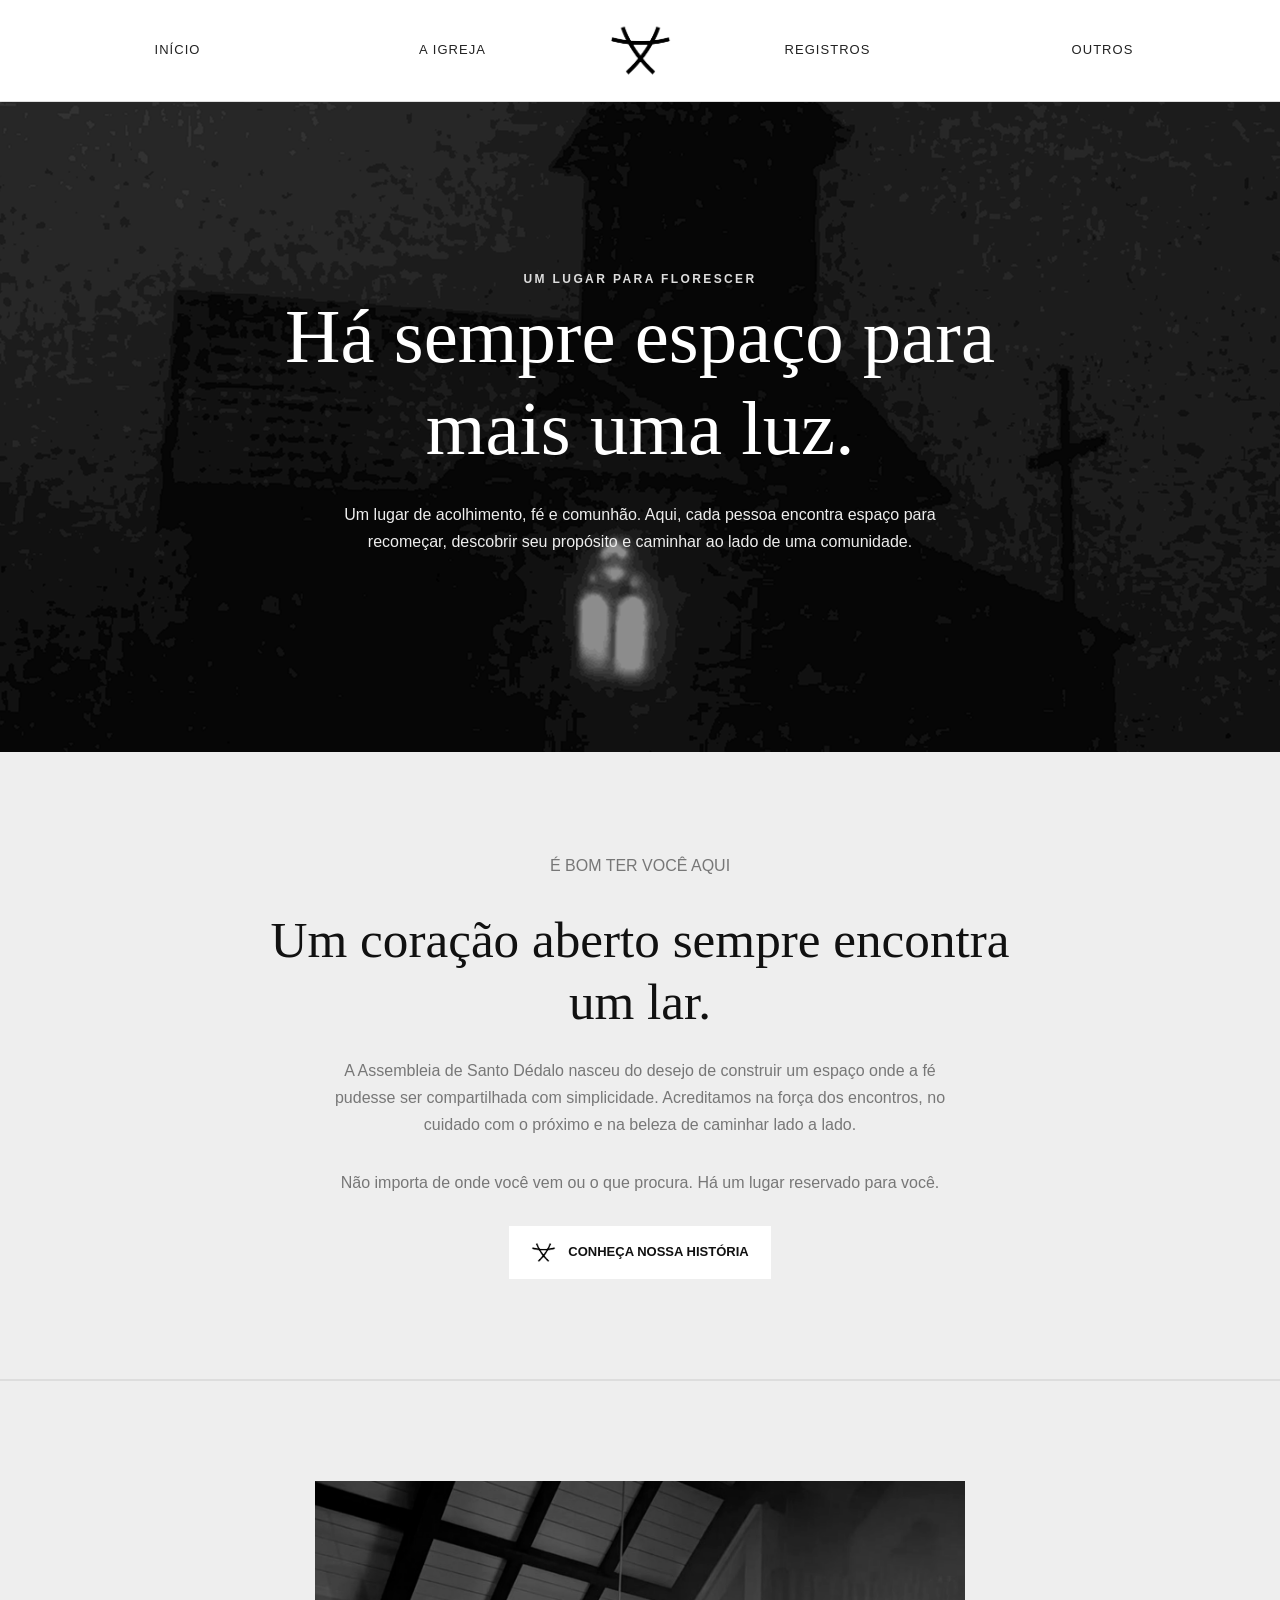
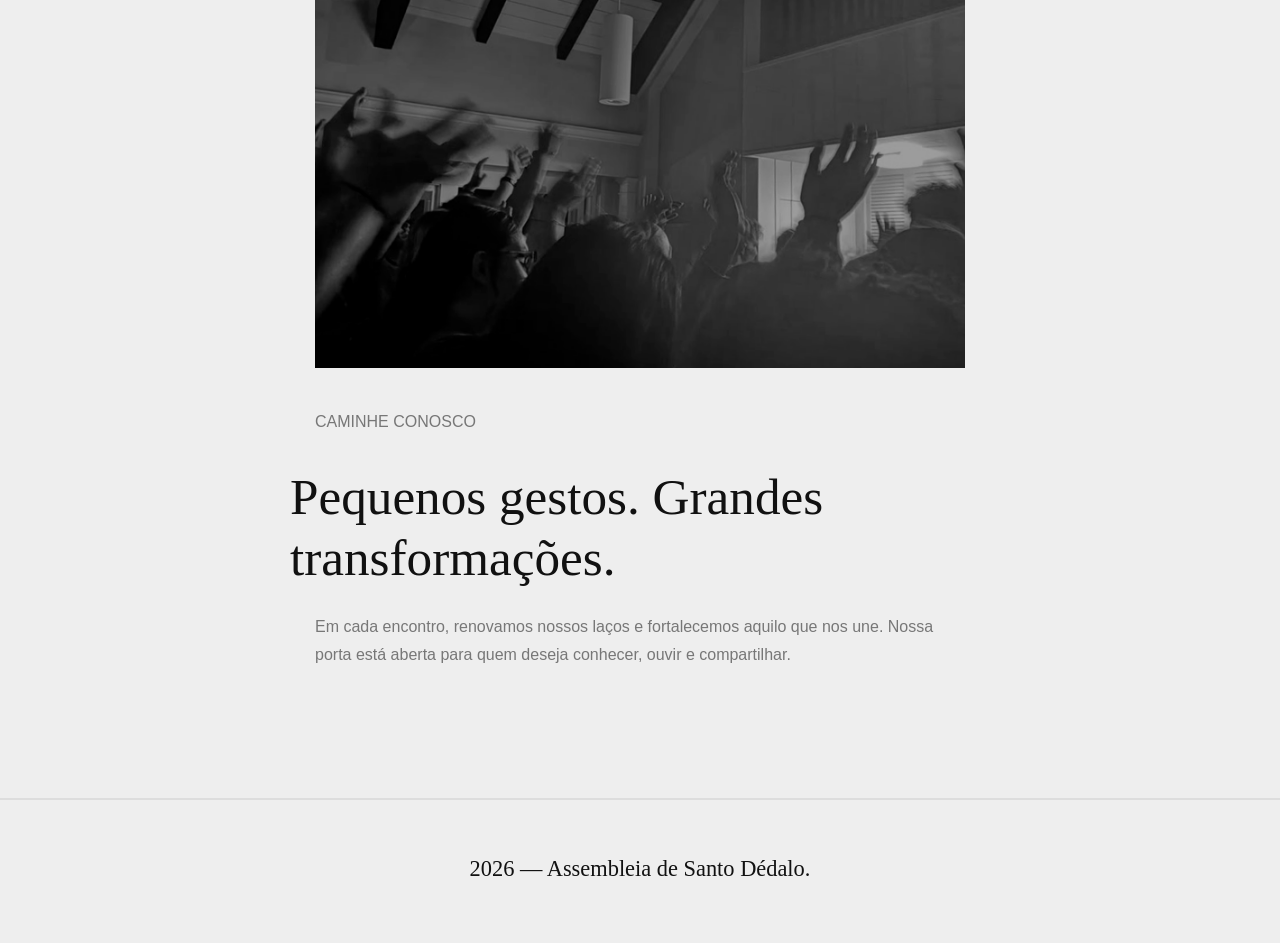
<file: index.html>
<!DOCTYPE html>
<html lang="pt-BR">

<head>
    <meta charset="UTF-8">
    <meta name="viewport" content="width=device-width, initial-scale=1.0">
    <meta name="description" content="Assembleia de Santo Dédalo. Um lugar de fé, amor e renovação.">
    <title>Assembleia de Santo Dédalo</title>
    <link rel="stylesheet" href="./style.css">
    <link rel="stylesheet" href="css/header.css">
</head>

<body>
    <div id="site-header"></div>
    <script src="js/header.js"></script>

    <main>

        <!-- APRESENTAÇÃO PRINCIPAL -->
        <section id="inicio">
            <div class="hero-image">
                <img src="./assets/foto-da-igreja.png" alt="Fotografia da igreja">
            </div>

            <div class="hero-content">
                <span class="kicker">UM LUGAR PARA FLORESCER</span>

                <h1>Há sempre espaço para mais uma luz.</h1>

                <p>
                    Um lugar de acolhimento, fé e comunhão.
                    Aqui, cada pessoa encontra espaço para recomeçar,
                    descobrir seu propósito e caminhar ao lado de uma comunidade.
                </p>
            </div>
        </section>


        <!-- BOAS-VINDAS -->
        <section id="boas-vindas">

            <p>É BOM TER VOCÊ AQUI</p>

            <h2>
                Um coração aberto sempre encontra um lar.
            </h2>

            <p>
                A Assembleia de Santo Dédalo nasceu do desejo
                de construir um espaço onde a fé pudesse ser
                compartilhada com simplicidade.

                Acreditamos na força dos encontros, no cuidado
                com o próximo e na beleza de caminhar lado a lado.
            </p>

            <p>
                Não importa de onde você vem ou o que procura.
                Há um lugar reservado para você.
            </p>

            <a href="historia.html" class="botao-historia">
                <img src="./assets/simbolo-igreja.png" alt="">
                <span>Conheça nossa história</span>
            </a>

        </section>


        <!-- APRESENTAÇÃO DA COMUNIDADE -->
        <section id="comunidade">

            <!-- Espaço reservado para fotografia -->
            <div id="imagem-comunidade">
                <img src="./assets/foto-comunidade.png" alt="Fotografia da comunidade">
            </div>

            <p>CAMINHE CONOSCO</p>

            <h2>
                Pequenos gestos.
                Grandes transformações.
            </h2>

            <p>
                Em cada encontro, renovamos nossos laços e
                fortalecemos aquilo que nos une.

                Nossa porta está aberta para quem deseja
                conhecer, ouvir e compartilhar.
            </p>

        </section>


    <!-- RODAPÉ -->
    <footer>
        <p>
            2026 — Assembleia de Santo Dédalo.
        </p>

    </footer>

</body>

</html>
</file>
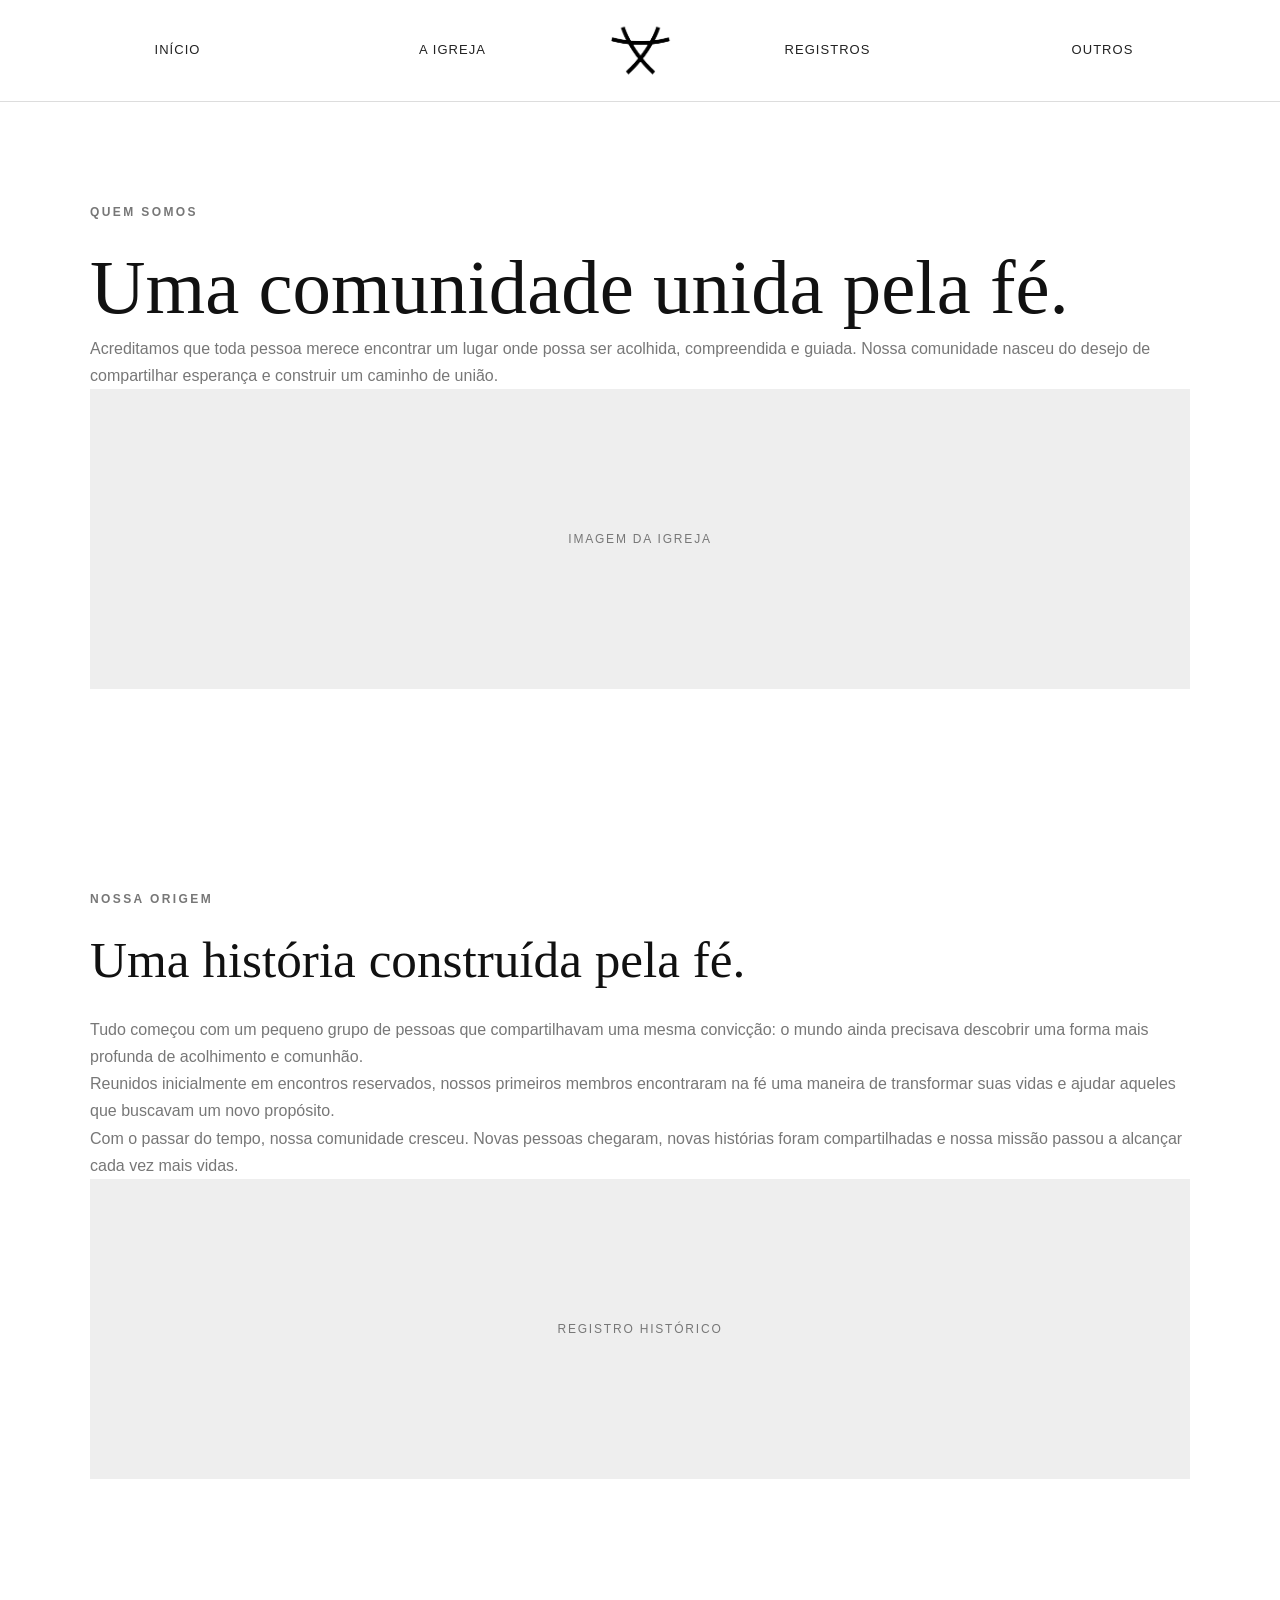
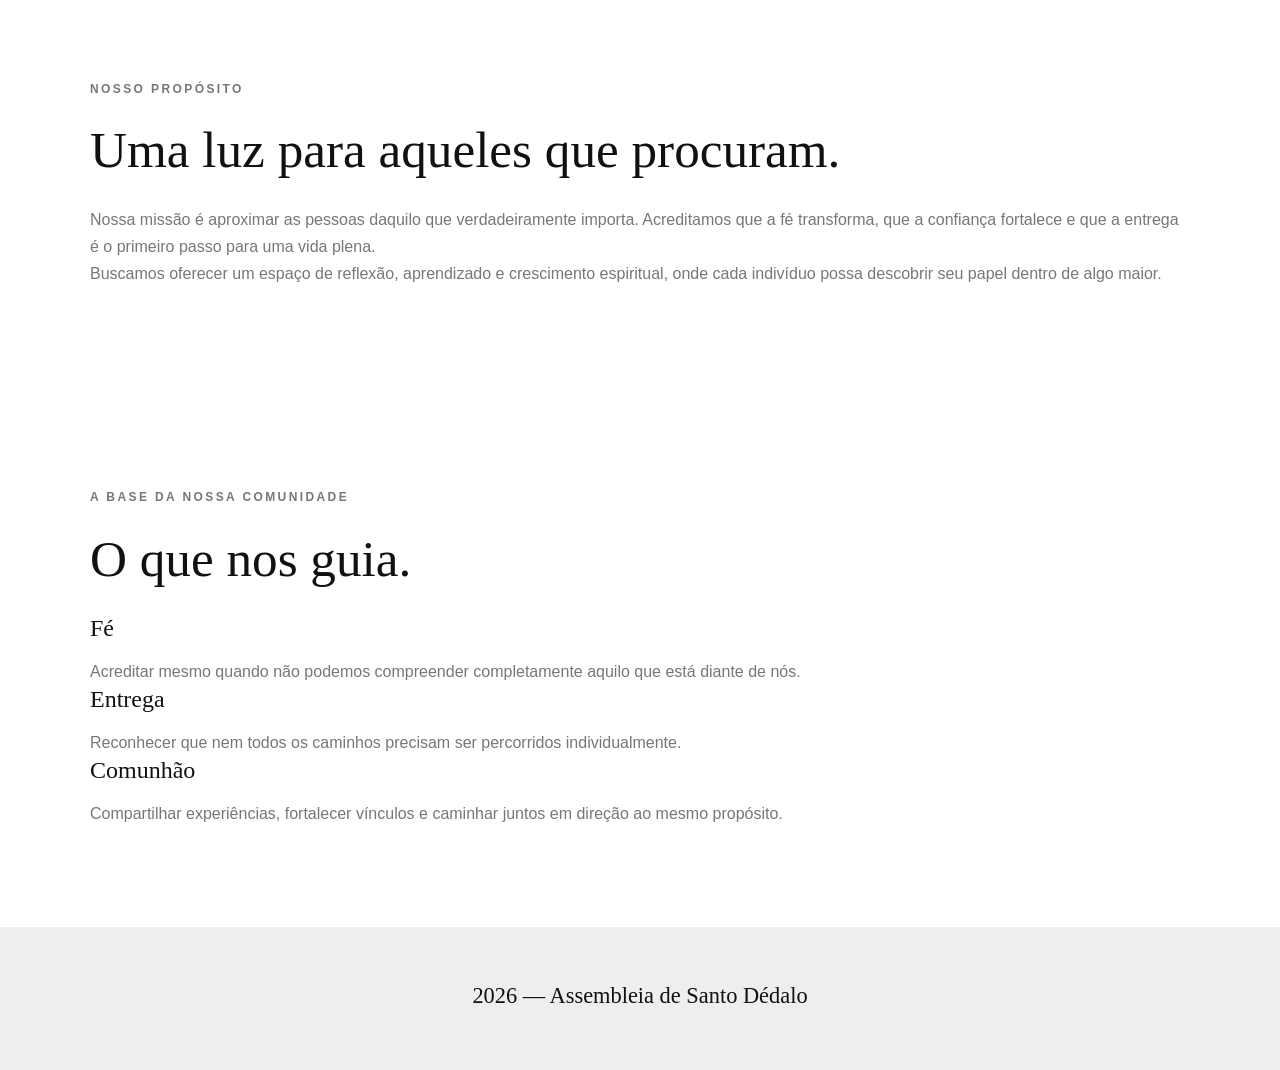
<file: historia.html>
<!DOCTYPE html>
<html lang="pt-BR">

<head>
    <meta charset="UTF-8">
    <meta name="viewport" content="width=device-width, initial-scale=1.0">
    <meta name="description"
        content="Conheça nossa história, nossa missão e os princípios que orientam nossa comunidade.">

    <title>A Igreja | Assembleia de Santo Dédalo</title>

    <link rel="stylesheet" href="style.css">
    <link rel="stylesheet" href="css/header.css">
</head>

<body>

    <div id="site-header"></div>

    <main>

        <!-- APRESENTAÇÃO -->
        <section id="apresentacao">
            <p class="kicker">QUEM SOMOS</p>

            <h1>Uma comunidade unida pela fé.</h1>

            <p>
                Acreditamos que toda pessoa merece encontrar um lugar
                onde possa ser acolhida, compreendida e guiada.
                Nossa comunidade nasceu do desejo de compartilhar
                esperança e construir um caminho de união.
            </p>

            <div class="image-placeholder" id="imagem-apresentacao">
                IMAGEM DA IGREJA
            </div>
        </section>


        <!-- NOSSA HISTÓRIA -->
        <section id="nossa-historia">

            <p class="kicker">NOSSA ORIGEM</p>

            <h2>Uma história construída pela fé.</h2>

            <p>
                Tudo começou com um pequeno grupo de pessoas que
                compartilhavam uma mesma convicção: o mundo ainda
                precisava descobrir uma forma mais profunda de
                acolhimento e comunhão.
            </p>

            <p>
                Reunidos inicialmente em encontros reservados,
                nossos primeiros membros encontraram na fé uma
                maneira de transformar suas vidas e ajudar aqueles
                que buscavam um novo propósito.
            </p>

            <p>
                Com o passar do tempo, nossa comunidade cresceu.
                Novas pessoas chegaram, novas histórias foram
                compartilhadas e nossa missão passou a alcançar
                cada vez mais vidas.
            </p>

            <div class="image-placeholder" id="imagem-historia">
                REGISTRO HISTÓRICO
            </div>

        </section>


        <!-- NOSSA MISSÃO -->
        <section id="missao">

            <p class="kicker">NOSSO PROPÓSITO</p>

            <h2>Uma luz para aqueles que procuram.</h2>

            <p>
                Nossa missão é aproximar as pessoas daquilo que
                verdadeiramente importa. Acreditamos que a fé
                transforma, que a confiança fortalece e que a
                entrega é o primeiro passo para uma vida plena.
            </p>

            <p>
                Buscamos oferecer um espaço de reflexão,
                aprendizado e crescimento espiritual, onde cada
                indivíduo possa descobrir seu papel dentro de
                algo maior.
            </p>

        </section>


        <!-- PRINCÍPIOS -->
        <section id="principios">

            <p class="kicker">A BASE DA NOSSA COMUNIDADE</p>

            <h2>O que nos guia.</h2>

            <article>
                <h3>Fé</h3>

                <p>
                    Acreditar mesmo quando não podemos compreender
                    completamente aquilo que está diante de nós.
                </p>
            </article>

            <article>
                <h3>Entrega</h3>

                <p>
                    Reconhecer que nem todos os caminhos precisam
                    ser percorridos individualmente.
                </p>
            </article>

            <article>
                <h3>Comunhão</h3>

                <p>
                    Compartilhar experiências, fortalecer vínculos
                    e caminhar juntos em direção ao mesmo propósito.
                </p>
            </article>

        </section>

    </main>


    <footer>
        <p>2026 — Assembleia de Santo Dédalo</p>
    </footer>


    <script src="js/header.js"></script>

</body>

</html>
</file>
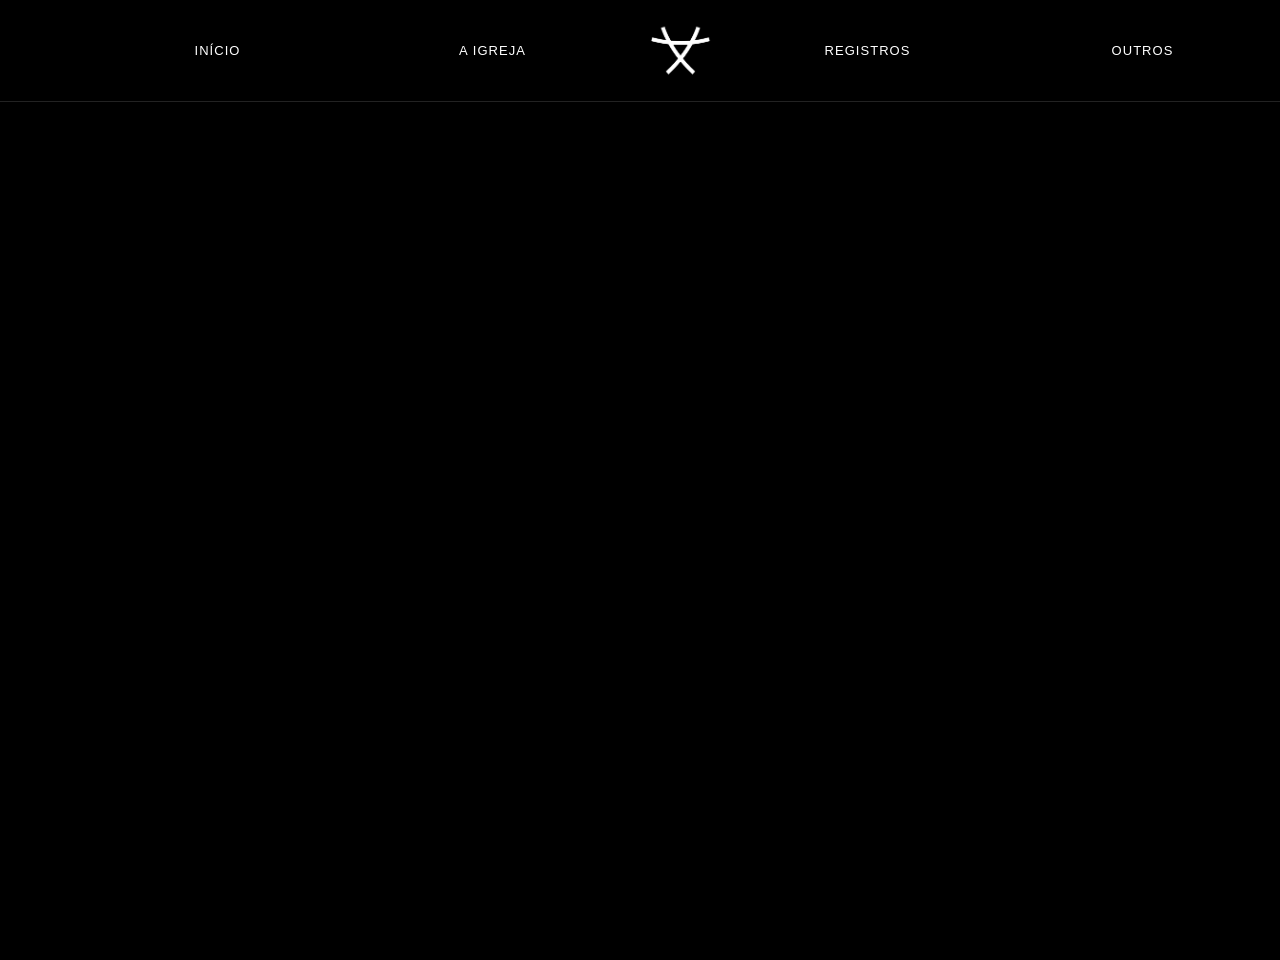
<file: outros.html>
<!DOCTYPE html>
<html lang="pt-BR">

<head>
    <meta charset="UTF-8">
    <meta name="viewport" content="width=device-width, initial-scale=1.0">

    <title>👁️</title>

    <link rel="stylesheet" href="css/header.css">
    <link rel="stylesheet" href="css/outros.css">
</head>

<body>

    <div id="site-header"></div>
    <script src="js/header.js"></script>

    <main class="pagina-outros">

        <div class="video-container">
            <video id="video-outros" autoplay loop playsinline>
                <source src="./assets/videos/descubra.mp4" type="video/mp4">
            </video>
        </div>

    </main>


</body>

</html>
</file>
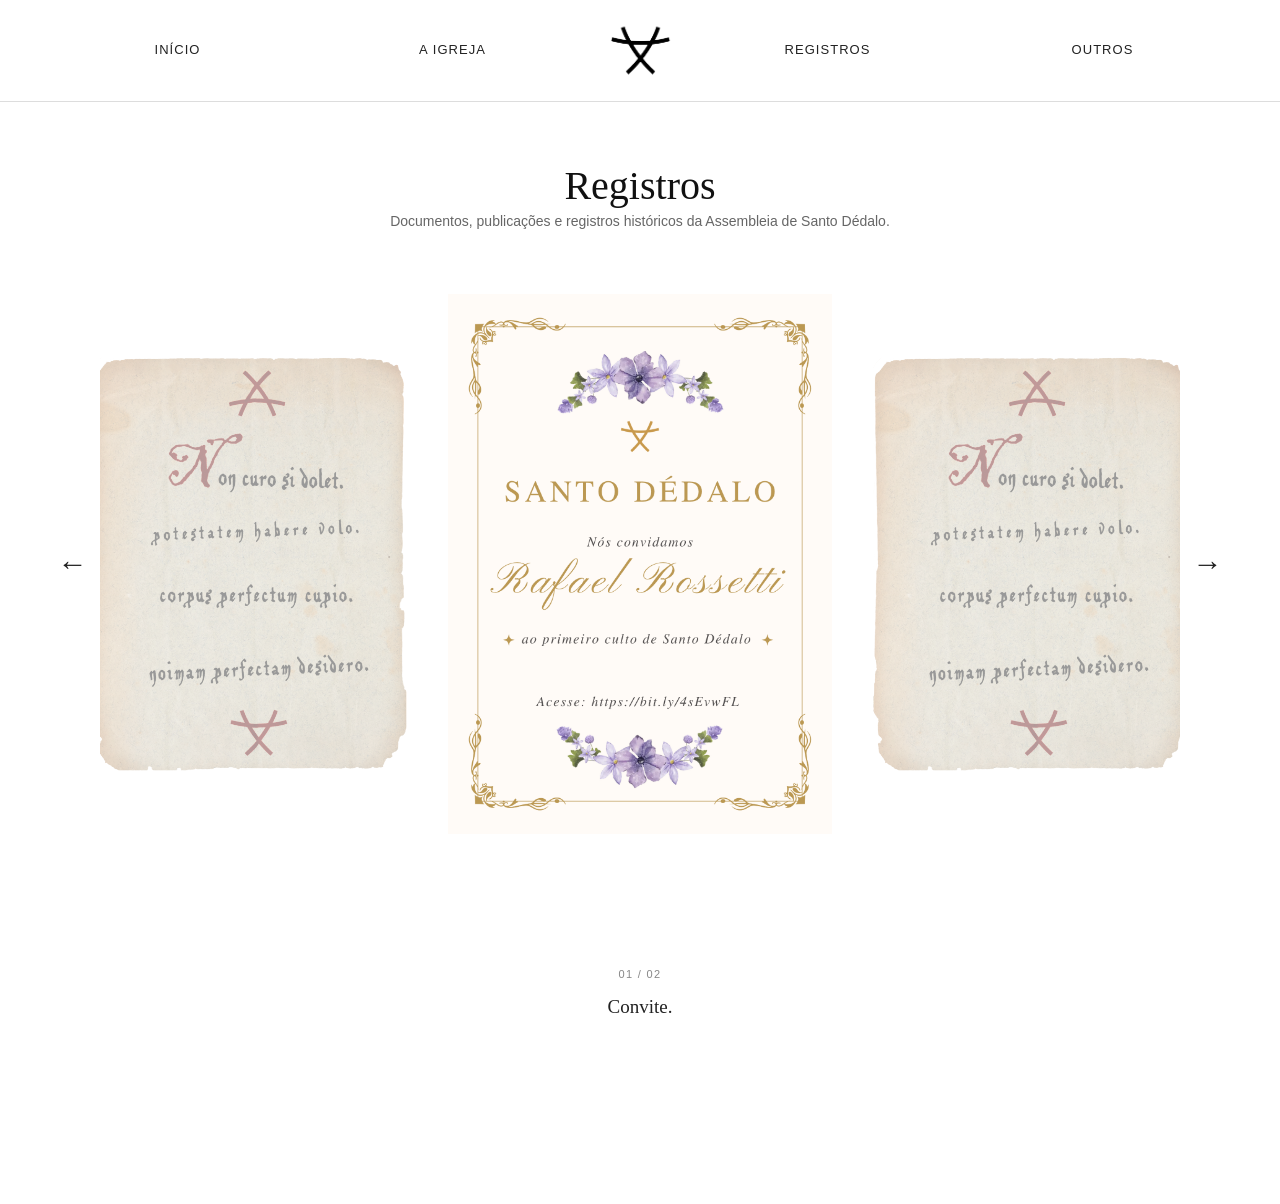
<file: registros.html>
<!DOCTYPE html>
<html lang="pt-BR">

<head>
    <meta charset="UTF-8">
    <meta name="viewport" content="width=device-width, initial-scale=1.0">
    <title>Registros | Assembleia de Santo Dédalo</title>

    <link rel="stylesheet" href="style.css">
    <link rel="stylesheet" href="css/header.css">
    <link rel="stylesheet" href="css/registros.css">
</head>

<body>

    <div id="site-header"></div>

    <main class="pagina-registros">
        <section class="registros-intro">
            <h1>Registros</h1>
            <p>Documentos, publicações e registros históricos da Assembleia de Santo Dédalo.</p>
        </section>

        <section class="carrossel">
            <button id="anterior" aria-label="Documento anterior">&#8592;</button>

            <div class="documentos">
                <div class="documento lateral" id="doc-anterior"></div>
                <div class="documento central" id="doc-atual"></div>
                <div class="documento lateral" id="doc-proximo"></div>
            </div>

            <button id="proximo" aria-label="Próximo documento">&#8594;</button>
        </section>

        <section class="informacoes">
            <span id="contador"></span>
            <h2 id="nome-documento"></h2>
        </section>
    </main>

    <script src="js/header.js"></script>
    <script src="js/registros.js"></script>

</body>

</html>
</file>
<file: style.css>
/* ========================================
   ESTILO — NOME DA IGREJA
======================================== */

:root {
    --white: #ffffff;
    --black: #111111;
    --gray: #777777;
    --light-gray: #eeeeee;
    --dark-gray: #333333;

    --font-title: Georgia, "Times New Roman", serif;
    --font-body: Arial, Helvetica, sans-serif;

    --container: 1100px;
}

/* RESET */

* {
    margin: 0;
    padding: 0;
    box-sizing: border-box;
}

html {
    scroll-behavior: smooth;
}

body {
    background: var(--white);
    color: var(--black);
    font-family: var(--font-body);
    font-size: 16px;
    line-height: 1.7;
}

a {
    color: inherit;
    text-decoration: none;
}

/* ESTRUTURA */

main {
    width: 100%;
}

section {
    padding: 100px 30px;
}

section>* {
    max-width: var(--container);
    margin-left: auto;
    margin-right: auto;
}

/* TIPOGRAFIA */

h1,
h2,
h3 {
    font-family: var(--font-title);
    font-weight: normal;
    line-height: 1.2;
}

h1 {
    font-size: clamp(3rem, 6vw, 5rem);
}

h2 {
    font-size: clamp(2.2rem, 4vw, 3.2rem);
    margin-bottom: 25px;
}

h3 {
    font-size: 1.5rem;
    margin-bottom: 15px;
}

p {
    color: var(--gray);
}

.kicker {
    font-size: 0.75rem;
    font-weight: bold;
    letter-spacing: 0.2em;
    text-transform: uppercase;
    color: var(--gray);
    margin-bottom: 20px;
}

/* BOTÕES E LINKS */

.button {
    display: inline-block;
    padding: 14px 30px;

    background: var(--black);
    color: var(--white);

    font-size: 0.85rem;
    letter-spacing: 0.05em;

    transition: background 0.2s;
}

.button:hover {
    background: var(--dark-gray);
}

/* IMAGENS */

.image-placeholder {
    width: 100%;
    min-height: 300px;

    display: flex;
    align-items: center;
    justify-content: center;

    background: var(--light-gray);
    color: var(--gray);

    font-size: 0.75rem;
    letter-spacing: 0.15em;
    text-transform: uppercase;
}


/* ========================================
   HERO — INÍCIO
======================================== */

#inicio {
    position: relative;
    width: 100%;
    height: 650px;
    min-height: 0;
    padding: 0;

    display: flex;
    align-items: center;
    justify-content: center;

    overflow: hidden;
    background: var(--black);
    text-align: center;
}

#inicio .hero-image {
    position: absolute;
    inset: 0;

    width: 100%;
    max-width: none;
    height: 100%;
    margin: 0;
}

#inicio .hero-image img {
    display: block;
    width: 100%;
    height: 100%;
    max-width: none;

    object-fit: cover;
    object-position: center;
}

#inicio .hero-image::after {
    content: "";
    position: absolute;
    inset: 0;

    background: rgba(0, 0, 0, 0.45);
}

#inicio .hero-content {
    position: relative;
    z-index: 1;

    width: 100%;
    max-width: 850px;
    margin: 0;
    padding: 100px 25px;
}

#inicio .hero-content .kicker {
    color: #dddddd;
}

#inicio .hero-content h1 {
    color: var(--white);
    margin-bottom: 25px;
}

#inicio .hero-content p {
    max-width: 620px;
    margin: 0 auto 35px;
    color: #eeeeee;
}

#inicio .hero-content .button {
    background: var(--white);
    color: var(--black);
}

#inicio .hero-content .button:hover {
    background: #dddddd;
}

/* BOAS-VINDAS */

#boas-vindas {
    background: var(--light-gray);
    text-align: center;
}

#boas-vindas h2 {
    max-width: 750px;
}

#boas-vindas p {
    max-width: 650px;
    margin-bottom: 30px;
}

/* COMUNIDADE */

#comunidade {
    border-top: 2px solid #dddddd;
    padding-top: 100px;
    border-bottom: 2px solid #dddddd;
    padding-bottom: 100px;
    background: var(--light-gray);
}

/* FOTO DA COMUNIDADE */

#imagem-comunidade {
    width: 100%;
    max-width: 650px;
    aspect-ratio: 4 / 3;
    margin: 0 auto 40px;
    overflow: hidden;
}

#imagem-comunidade img {
    display: block;
    width: 100%;
    height: 100%;
    object-fit: cover;
    object-position: center;
}

#comunidade h2 {
    max-width: 700px;
}

#comunidade p {
    max-width: 650px;
    margin-bottom: 30px;
}

/* MENSAGEM */

#mensagem {
    background: var(--black);
    color: var(--white);
    text-align: center;
}

#mensagem blockquote {
    max-width: 850px;
    margin: 0 auto 25px;

    font-family: var(--font-title);
    font-size: clamp(1.8rem, 3vw, 2.7rem);
    line-height: 1.45;
}

#mensagem cite {
    color: #aaaaaa;
    font-size: 0.85rem;
    font-style: normal;
}

/* RODAPÉ */

footer {
    padding: 50px 25px;
    background: var(--light-gray);
    text-align: center;
}

footer p {
    font-size: 0.85rem;
    margin-bottom: 5px;
}

footer p:first-child {
    color: var(--black);
    font-family: var(--font-title);
    font-size: 1.4rem;
}

/* BOTÃO CONHEÇA NOSSA HISTÓRIA */

a.botao-historia {
    display: inline-flex;
    align-items: center;
    justify-content: center;
    gap: 12px;

    width: fit-content;
    padding: 14px 22px;

    background-color: #ffffff;
    color: #111111 !important;

    font-family: Arial, sans-serif;
    font-size: 13px;
    font-weight: bold;
    text-decoration: none !important;
    text-transform: uppercase;

    opacity: 1;
    visibility: visible;

    transition: background-color 0.2s;
}

a.botao-historia img {
    display: block;
    width: 25px;
    height: 25px;
    object-fit: contain;
}

a.botao-historia span {
    display: block;
    color: #111111;
}

a.botao-historia:hover {
    background-color: #dddddd;
    color: #111111;
}

/* ========================================
   RESPONSIVIDADE
======================================== */

@media (max-width: 768px) {

    section {
        padding: 70px 22px;
    }

    #inicio {
        height: 580px;
    }

    #inicio .hero-content {
        padding: 80px 22px;
    }

    #imagem-comunidade {
        min-height: 250px;
    }

    #principios article {
        display: block;
        width: 100%;
        min-height: auto;
        margin: 20px 0;
    }
}

@media (max-width: 480px) {

    body {
        font-size: 15px;
    }

    section {
        padding: 55px 20px;
    }

    #inicio {
        height: 540px;
    }

    #inicio .hero-content {
        padding: 65px 20px;
    }
}
</file>
<file: css/header.css>
.site-header {
  width: 100%;
  background: #ffffff;
  border-bottom: 1px solid #dddddd;
  padding: 18px 40px;
}

.header-nav {
  max-width: 1200px;
  margin: 0 auto;

  display: grid;
  grid-template-columns: 1fr 1fr 100px 1fr 1fr;
  align-items: center;
  text-align: center;
}

.header-nav a {
  color: #222222;
  font-family: Arial, sans-serif;
  font-size: 13px;
  font-weight: 500;
  letter-spacing: 0.08em;
  text-transform: uppercase;
  text-decoration: none;

  transition: color 0.2s;
}

.header-nav a:hover {
  color: #888888;
}

.header-logo {
  display: flex;
  justify-content: center;
  align-items: center;
}

.header-logo img {
  width: 65px;
  height: 65px;
  object-fit: contain;
}

/* MOBILE */

@media (max-width: 600px) {
  .site-header {
    padding: 15px 12px;
  }

  .header-nav {
    grid-template-columns: 1fr 1fr 65px 1fr 1fr;
    gap: 5px;
  }

  .header-nav a {
    font-size: 9px;
    letter-spacing: 0;
  }

  .header-logo img {
    width: 45px;
    height: 45px;
  }
}
</file>
<file: css/outros.css>
/* ========================================
   PÁGINA OUTROS
======================================== */

html,
body {
    width: 100%;
    min-height: 100%;
    background: #000000;
}

body {
    margin: 0;
}

.pagina-outros {
    width: 100%;
    min-height: calc(100vh - 102px);

    display: flex;
    justify-content: center;
    align-items: center;

    background: #000000;
    padding: 30px;
}

.video-container {
    width: 100%;
    max-width: 1000px;
    aspect-ratio: 16 / 9;

    background: #000000;
}

.video-container video {
    width: 100%;
    height: 100%;
    display: block;
    object-fit: contain;
    background: #000000;
}

/* HEADER ESCURO */

.site-header {
    background: #000000;
    border-bottom: 1px solid #222222;
}

.site-header .header-logo img {
    filter: invert(1);
}

.header-nav a {
    color: #ffffff;
}

.header-nav a:hover {
    color: #888888;
}

@media (max-width: 768px) {

    .pagina-outros {
        min-height: calc(100vh - 76px);
        padding: 15px;
    }

    .video-container {
        aspect-ratio: 16 / 9;
    }

}
</file>
<file: css/registros.css>
html,
body {
    margin: 0;
    min-height: 100%;
    background: #fff;
}

.pagina-registros {
    min-height: calc(100vh - 102px);
    padding: 60px 0;
    overflow: hidden;
    text-align: center;
}

.registros-intro {
    padding: 0 20px;
    margin-bottom: 55px;
}

.registros-intro h1 {
    font-family: Georgia, serif;
    font-size: 40px;
    font-weight: normal;
    color: #111;
}

.registros-intro p {
    font-family: Arial, sans-serif;
    font-size: 14px;
    color: #666;
}

.carrossel {
    width: 100%;
    max-width: 1250px;
    height: 550px;
    margin: auto;
    display: flex;
    align-items: center;
    justify-content: space-between;
    position: relative;
}

.documentos {
    position: relative;
    flex: 1;
    height: 100%;
    overflow: hidden;
}


.documentos {
    position: relative;
    flex: 1;
    height: 560px;
    overflow: hidden;
}

.documento {
    position: absolute;
    top: 50%;
    left: 50%;

    display: flex;
    align-items: center;
    justify-content: center;

    transform: translate(-50%, -50%);

    transition:
        transform .45s ease,
        opacity .45s ease;

    cursor: pointer;
}

.documento img {
    display: block;

    width: 100%;
    height: 100%;

    object-fit: contain;
    object-position: center;

    user-select: none;
    -webkit-user-drag: none;
}

.documento.central {
    z-index: 2;

    width: 420px;
    height: 540px;

    opacity: 1;
    cursor: default;
}

.documento.lateral {
    z-index: 1;

    width: 340px;
    height: 460px;

    opacity: .4;
}

#doc-anterior {
    transform: translate(calc(-50% - 390px), -50%);
}

#doc-proximo {
    transform: translate(calc(-50% + 390px), -50%);
}


.carrossel button {
    position: relative;
    z-index: 5;
    flex-shrink: 0;
    width: 55px;
    height: 55px;
    border: 0;
    background: transparent;
    color: #222;
    font-size: 30px;
    cursor: pointer;
}

.carrossel button:hover {
    color: #999;
}

.informacoes {
    margin-top: 20px;
    text-align: center;
}

.informacoes span {
    font-family: Arial, sans-serif;
    font-size: 11px;
    letter-spacing: .12em;
    color: #888;
}

.informacoes h2 {
    margin-top: 10px;
    font-family: Georgia, serif;
    font-size: 19px;
    font-weight: normal;
    color: #222;
}

@media (max-width: 900px) {
    .carrossel {
        height: 470px;
    }

    .documentos {
        height: 480px;
    }

    .documento.central {
        width: 320px;
        height: 460px;
    }

    .documento.lateral {
        width: 250px;
        height: 380px;
    }

    #doc-anterior {
        transform: translate(calc(-50% - 270px), -50%);
    }

    #doc-proximo {
        transform: translate(calc(-50% + 270px), -50%);
    }
}

@media (max-width: 600px) {
    .pagina-registros {
        padding-top: 40px;
    }

    .carrossel {
        height: 400px;
    }

    .documentos {
        height: 400px;
    }

    .documento.central {
        width: 230px;
        height: 380px;
    }

    .documento.lateral {
        width: 170px;
        height: 290px;
        opacity: .25;
    }

    #doc-anterior {
        transform: translate(calc(-50% - 150px), -50%);
    }

    #doc-proximo {
        transform: translate(calc(-50% + 150px), -50%);
    }

    .carrossel button {
        width: 35px;
        font-size: 23px;
    }
}
</file>
